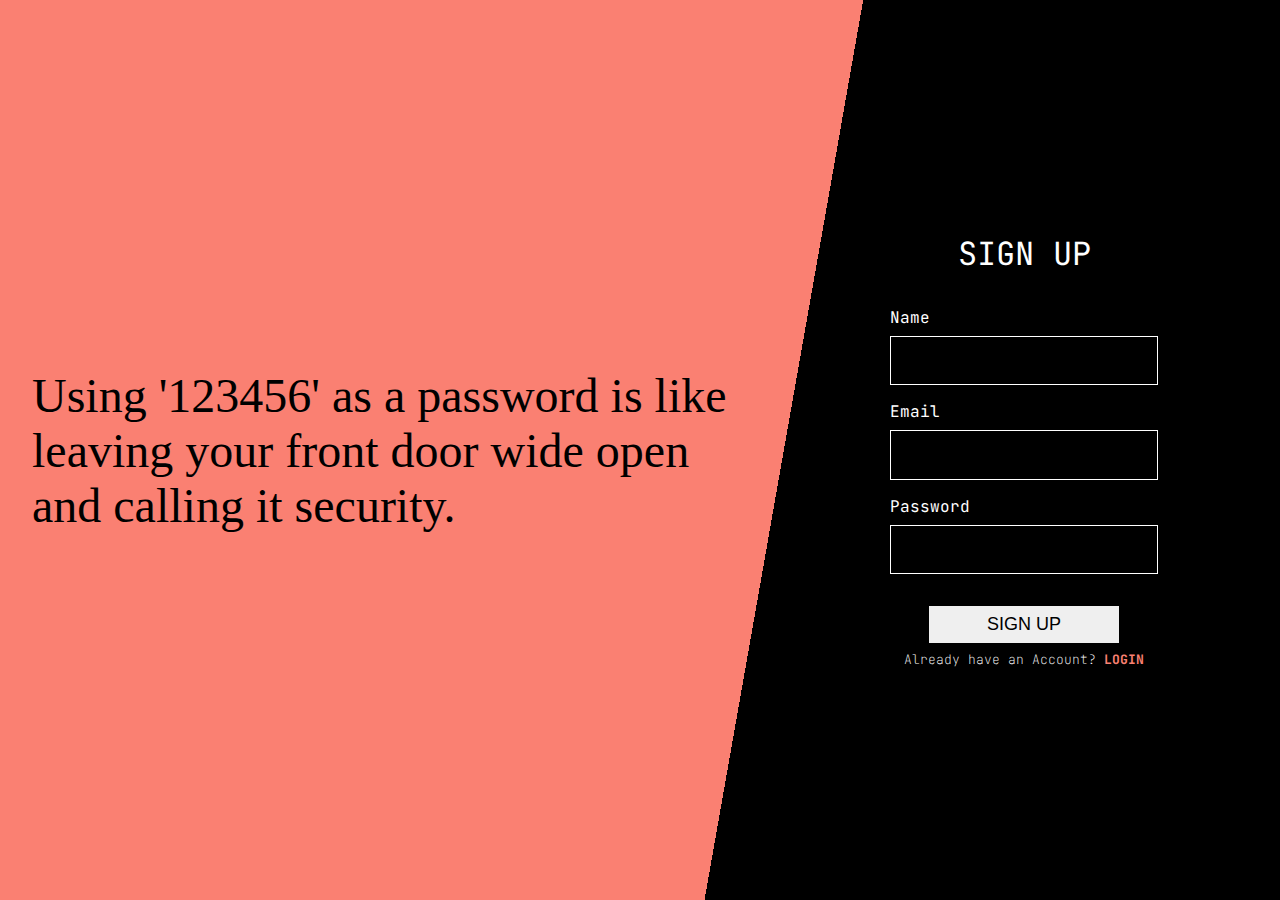
<file: index.html>
<!DOCTYPE html>
<html lang="en">
  <head>
    <meta charset="UTF-8" />
    <meta name="viewport" content="width=device-width, initial-scale=1.0" />
    <title>Sign Up</title>
    <link rel="stylesheet" href="/stylesheets/index.css" />
    <link rel="preconnect" href="https://fonts.googleapis.com" />
    <link rel="preconnect" href="https://fonts.gstatic.com" crossorigin />
    <link
      href="https://fonts.googleapis.com/css2?family=JetBrains+Mono&family=Loved+by+the+King&display=swap"
      rel="stylesheet"
    />
  </head>
  <body>
    <div class="main">
      <div class="left">
        <h2>
          Using '123456' as a password is like leaving your front door wide open
          and calling it security.
        </h2>
      </div>
      <!-- <div class="spot"></div> -->
      <div class="right">
        <h2>SIGN UP</h2>
        <div class="signup-form">
          <div class="input-box">
            <div class="input-field">
              <label for="name">Name</label>
              <input type="text" name="name" id="name" />
            </div>
            <div class="input-field">
              <label for="email">Email</label>
              <input type="text" name="email" id="email" />
            </div>
            <div class="input-field">
              <label for="password">Password</label>
              <input type="password" name="password" id="password" />
            </div>
          </div>
        </div>
        <div class="signup-button">
          <button type="button">SIGN UP</button>
          <h4>
            Already have an Account?
            <span><a href="/login.html">LOGIN</a></span>
          </h4>
        </div>
      </div>
    </div>
  </body>
</html>
</file>
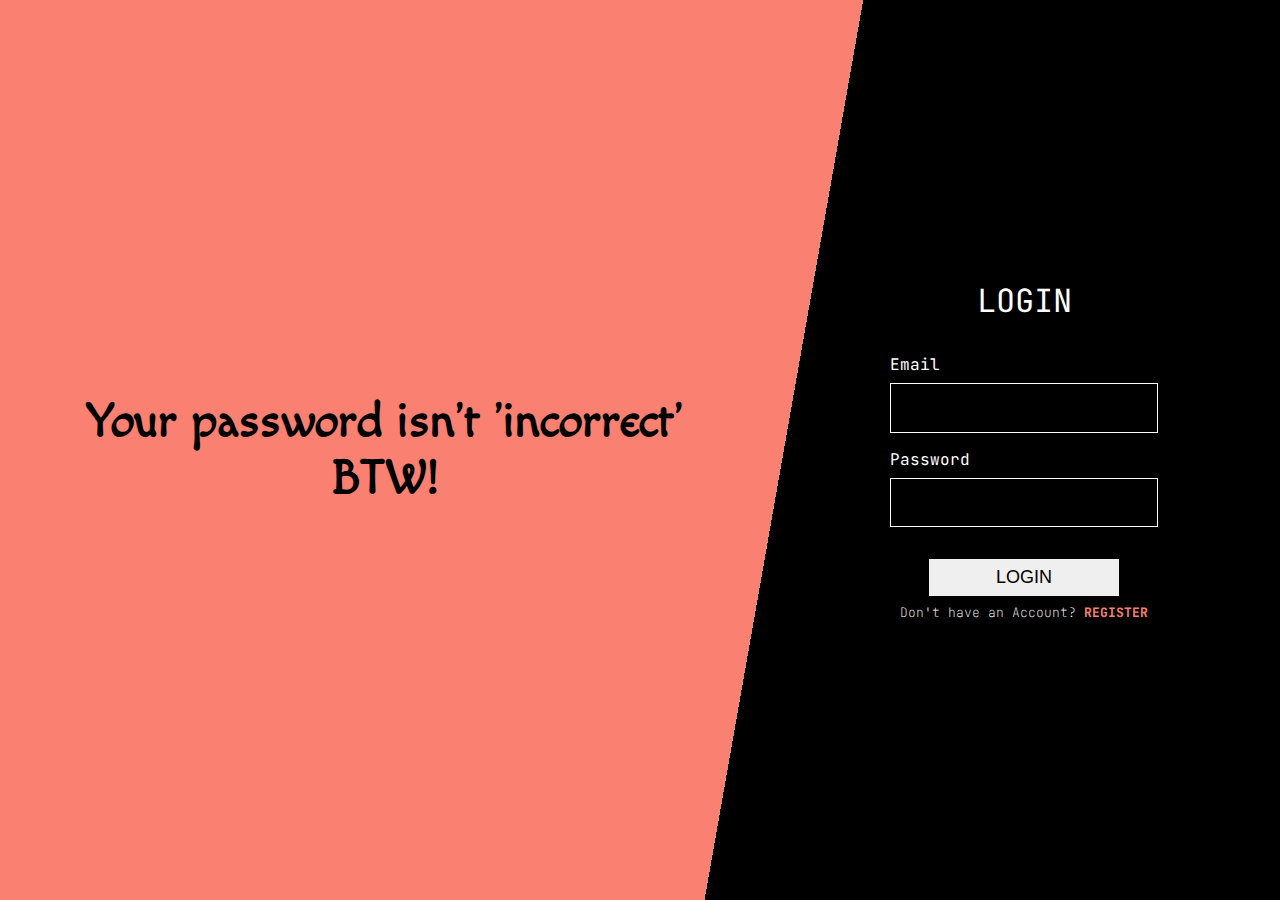
<file: login.html>
<!DOCTYPE html>
<html lang="en">
  <head>
    <meta charset="UTF-8" />
    <meta name="viewport" content="width=device-width, initial-scale=1.0" />
    <title>Login</title>
    <link rel="stylesheet" href="/stylesheets/login.css" />
    <link rel="preconnect" href="https://fonts.googleapis.com" />
    <link rel="preconnect" href="https://fonts.gstatic.com" crossorigin />
    <link
      href="https://fonts.googleapis.com/css2?family=JetBrains+Mono&family=Macondo&display=swap"
      rel="stylesheet"
    />
  </head>
  <body>
    <div class="main">
      <div class="left">
        <h2>Your password isn't 'incorrect' BTW!</h2>
      </div>
      <!-- <div class="spot"></div> -->
      <div class="right">
        <h2>LOGIN</h2>
        <div class="login-form">
          <div class="input-box">
            <div class="input-field">
              <label for="email">Email</label>
              <input type="text" name="email" id="email" />
            </div>
            <div class="input-field">
              <label for="password">Password</label>
              <input type="password" name="password" id="password" />
            </div>
          </div>
        </div>
        <div class="login-button">
          <button type="button">LOGIN</button>
          <h4>
            Don't have an Account?
            <span><a href="/index.html">REGISTER</a></span>
          </h4>
        </div>
      </div>
    </div>
  </body>
</html>
</file>
<file: stylesheets/index.css>
* {
    margin: 0;
    padding: 0;
    box-sizing: border-box;
}

:root {
    --primary-color: #FA8072;
    --secondary-color: #000;
    --primary-font: 'JetBrains Mono', monospace;
    --secondary-font: 'Macondo', cursive;
}

.main {
    width: 100vw;
    min-height: 100vh;
    display: flex;
    background: linear-gradient(
      100deg,
      #FA8072 0%,
      #FA8072 60%,
      black 60%,
      black 100%
    );
}

.left {
    width: 60%;
    min-height: 100%;
    display: flex;
    justify-content: center;
    align-items: center;
    padding: 1rem 2rem;
}

.left h2 {
    font-size: 5rem;
    color: #000;
    font-family: var(--secondary-font);
    font-weight: normal;
}

.right {
    width: 40%;
    min-height: 100%;
    color: white;
    display: flex;
    flex-direction: column;
    justify-content: center;
    align-items: center;
    gap: 2rem;
    padding: 1rem 2rem;
    list-style: 1.7;
}

.right h2 {
    font-size: 2rem;
    font-weight: normal;
    font-family: var(--primary-font);
}

.signup-form {
    width: 60%;
    display: flex;
    flex-direction: column;
    align-items: center;
}

.input-box {
    width: 100%;
    display: flex;
    flex-direction: column;
    gap: 1rem;
}

.input-field {
    display: flex;
    flex-direction: column;
    gap: .5rem;
    font-family: var(--primary-font);
}

.input-field input {
    background: none;
    border: 1px solid white;
    outline: none;
    color: white;
    padding: 0.8rem;
    font-size: larger;
}

.signup-button {
    width: 50%;
    display: flex;
    flex-direction: column;
    align-items: center;
    gap: .5rem;
}

.signup-button button {
    border: none;
    width: 50%;
    padding: .5rem 1rem;
    cursor: pointer;
    font-size: large;
    font-weight: normal;
}

.signup-button button:focus{
    outline-color: #FA8072;
    outline-offset:unset;
    outline-style: solid;
    outline-width: 1px;
}

.signup-button h4 {
    font-family: var(--primary-font);
    font-size: small;
    font-weight: lighter;
}

.signup-button h4 span {   
    font-weight: bold;
}

.signup-button h4 span a {   
    text-decoration: none;
    color: var(--primary-color);
    cursor: pointer;
}

@media screen and (width <= 1350px) and (width >= 800px) {
    .signup-button {
        width: 85%;
    }
    
    .left h2 {
        font-size: 3rem;
    }
}

@media screen and (width < 800px) {
    .main {
        max-width: 100vw;
        overflow-x: hidden;
        flex-direction: column;
        align-items: center;
        background: var(--secondary-color);
    }

    .left {
        margin-top: 3rem;
        text-align: center;
        background-color: antiquewhite;
        width: 115%;
        height: 40%;
        padding: 1rem 5rem;
        transform: rotate(-5deg);
        background-color: #FA8072;
    }
    
    .left h2 {
        width: 115%;
        min-height: 40%;
        font-size: x-large;
    }

    .right {
        width: 100%;
        min-height: 50%;
        overflow-x: hidden;
    }

    .signup-button {
        width: 85%;
    }

    .signup-button h4 {
        text-align: center;
    }
}
</file>
<file: stylesheets/login.css>
* {
    margin: 0;
    padding: 0;
    box-sizing: border-box;
}

:root {
    --primary-color: #FA8072;
    --secondary-color: #000;
    --primary-font: 'JetBrains Mono', monospace;
    --secondary-font: 'Macondo', cursive;
}

.main {
    width: 100vw;
    min-height: 100vh;
    display: flex;
    background: linear-gradient(
      100deg,
      #FA8072 0%,
      #FA8072 60%,
      black 60%,
      black 100%
    );
}

.left {
    width: 60%;
    min-height: 100%;
    display: flex;
    justify-content: center;
    align-items: center;
    padding: 1rem 2rem;
}

.left h2 {
    font-size: 5rem;
    color: #000;
    text-align: center;
    font-family: var(--secondary-font);
}

.right {
    width: 40%;
    min-height: 100%;
    color: white;
    display: flex;
    flex-direction: column;
    justify-content: center;
    align-items: center;
    gap: 2rem;
    padding: 1rem 2rem;
    list-style: 1.7;
}

.right h2 {
    font-size: 2rem;
    font-weight: normal;
    font-family: var(--primary-font);
}

.login-form {
    width: 60%;
    display: flex;
    flex-direction: column;
    align-items: center;
}

.input-box {
    width: 100%;
    display: flex;
    flex-direction: column;
    gap: 1rem;
}

.input-field {
    display: flex;
    flex-direction: column;
    gap: .5rem;
    font-family: var(--primary-font);
}

.input-field input {
    background: none;
    border: 1px solid white;
    outline: none;
    color: white;
    padding: 0.8rem;
    font-size: larger;
}

.login-button {
    width: 50%;
    display: flex;
    flex-direction: column;
    align-items: center;
    gap: .5rem;
}

.login-button button {
    border: none;
    width: 50%;
    padding: .5rem 1rem;
    cursor: pointer;
    font-size: large;
    font-weight: normal;
}

.login-button button:focus{
    outline-color: #FA8072;
    outline-offset:unset;
    outline-style: solid;
    outline-width: 1px;
}

.login-button h4 {
    font-family: var(--primary-font);
    font-size: small;
    font-weight: lighter;
}

.login-button h4 span {   
    font-weight: bold;
}

.login-button h4 span a {   
    text-decoration: none;
    color: var(--primary-color);
    cursor: pointer;
}

@media screen and (width <= 1350px) and (width >= 800px) {
    .login-button {
        width: 85%;
    }
    
    .left h2 {
        font-size: 3rem;
    }
}

@media screen and (width < 800px) {
    .main {
        max-width: 100vw;
        overflow-x: hidden;
        flex-direction: column;
        align-items: center;
        background: var(--secondary-color);
    }

    .left {
        margin-top: 3rem;
        text-align: center;
        background-color: antiquewhite;
        width: 115%;
        height: 40%;
        padding: 1rem 5rem;
        transform: rotate(-5deg);
        background-color: #FA8072;
    }
    
    .left h2 {
        width: 115%;
        min-height: 40%;
        font-size: xx-large;
    }

    .right {
        width: 100%;
        min-height: 50%;
        overflow-x: hidden;
    }

    .login-button {
        width: 85%;
    }

    .login-button h4 {
        text-align: center;
    }
}
</file>
